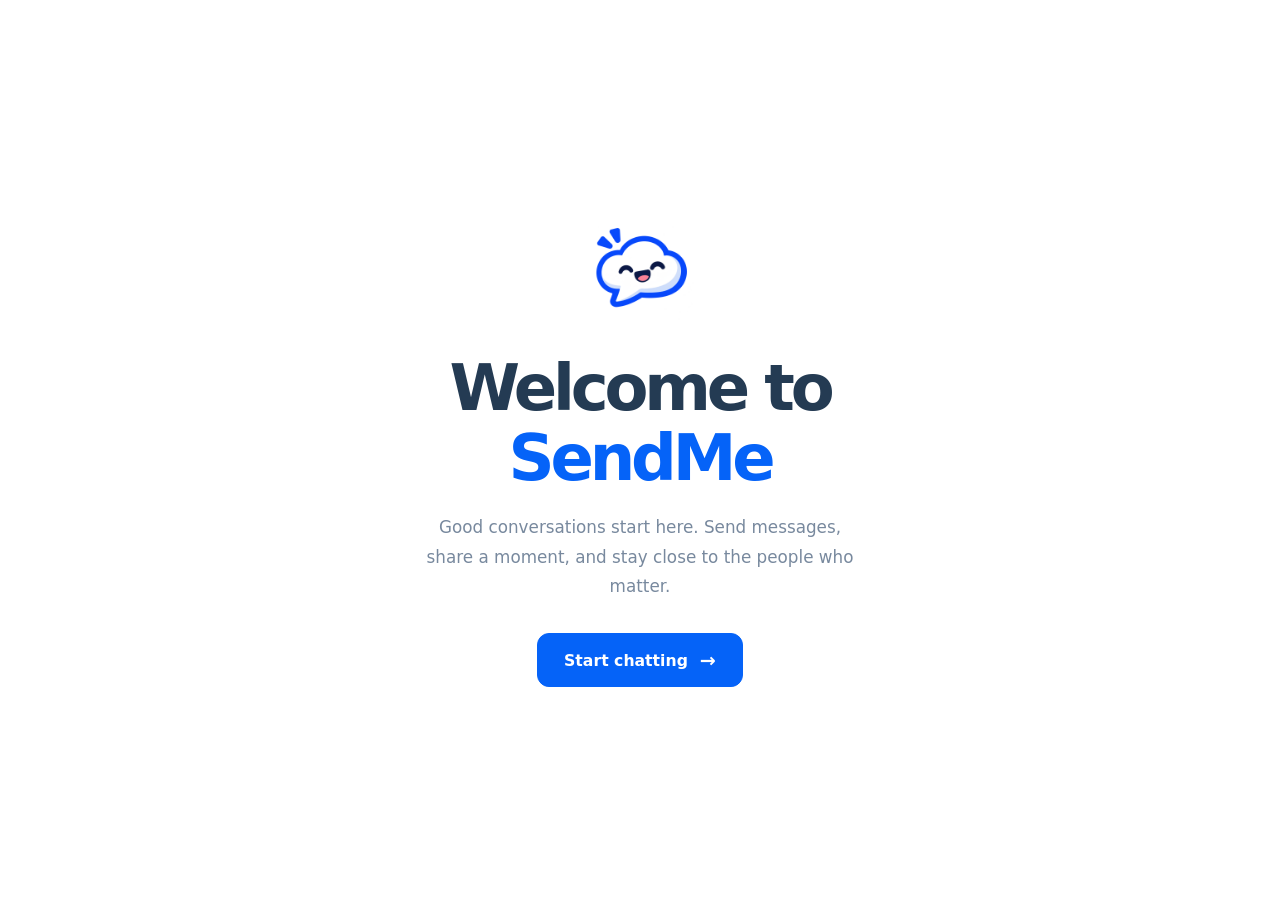
<file: src/website/home/index.html>
<!DOCTYPE html>
<html lang="en">
<head>
    <meta charset="UTF-8">
    <meta name="viewport" content="width=device-width, initial-scale=1.0">
    <meta name="theme-color" content="#ffffff">
    <meta name="description" content="SendMe — A place to share messages and connect with people.">
    <title>Welcome to SendMe</title>
    <link rel="stylesheet" href="style.css">
</head>
<body>
    <main>
        <section class="welcome" aria-labelledby="welcome-title">
            <img
                class="logo"
                src="../images/logo.png"
                alt="SendMe"
            >

            <h1 id="welcome-title">
                Welcome to <span>SendMe</span>
            </h1>

            <p class="description">
                Good conversations start here. Send messages, share a moment,
                and stay close to the people who matter.
            </p>

            <a class="start-button" href="../auth/login.html">
                Start chatting
                <span class="arrow" aria-hidden="true">→</span>
            </a>
        </section>
    </main>
</body>
</html>
</file>
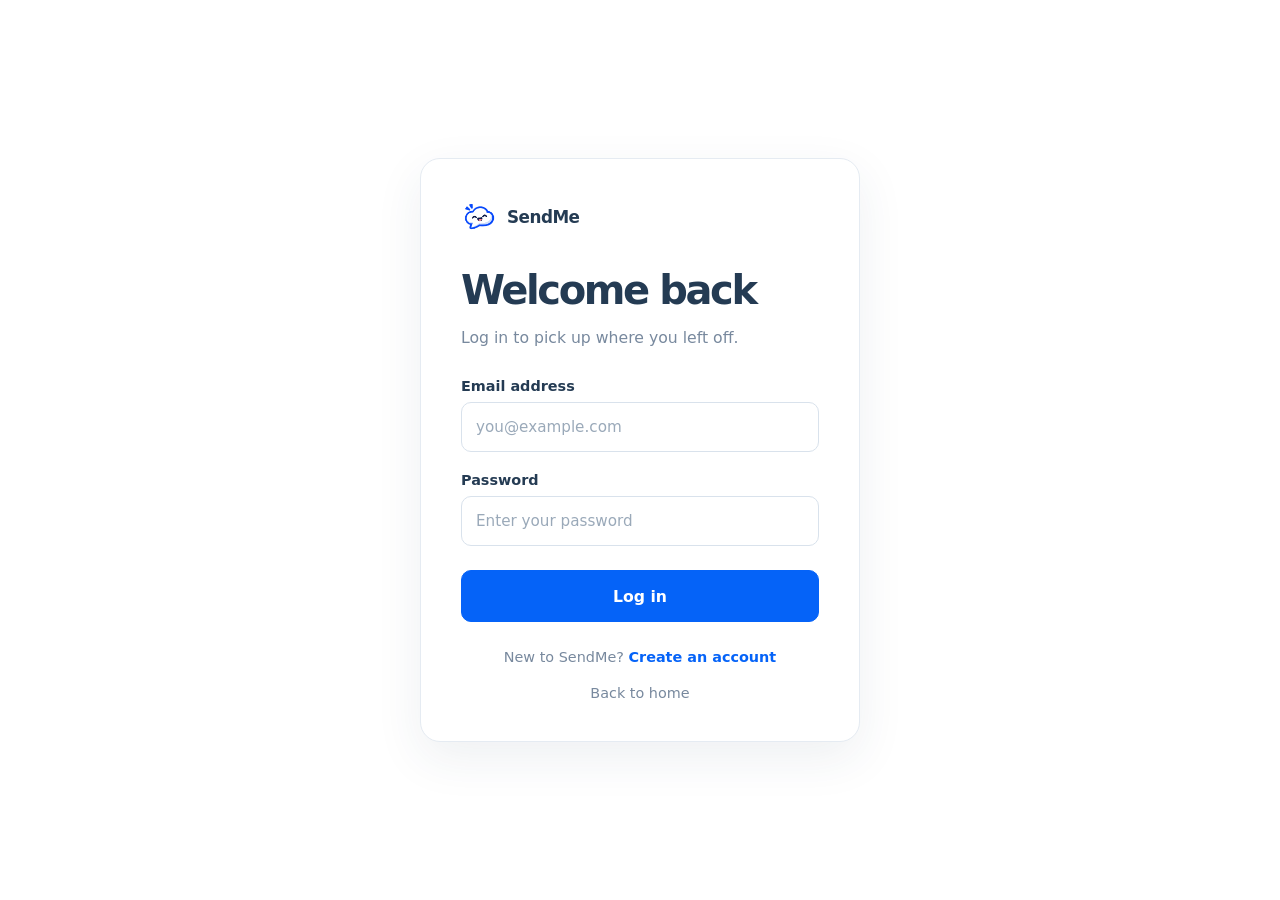
<file: src/website/auth/login.html>
<!DOCTYPE html>
<html lang="en">
<head>
    <meta charset="UTF-8">
    <meta name="viewport" content="width=device-width, initial-scale=1.0">
    <meta name="theme-color" content="#ffffff">
    <meta name="description" content="Log in to SendMe and continue the conversation.">
    <title>Log in · SendMe</title>
    <link rel="stylesheet" href="account.css">
</head>
<body>
    <main>
        <section class="account-card" aria-labelledby="login-title">
            <a class="brand" href="../home/index.html" aria-label="SendMe home">
                <img src="../images/logo.png" alt="">
                <span>SendMe</span>
            </a>

            <h1 id="login-title">Welcome back</h1>
            <p class="description">Log in to pick up where you left off.</p>

            <form method="post">
                <div class="form-field">
                    <label for="email">Email address</label>
                    <input
                        id="email"
                        name="email"
                        type="email"
                        placeholder="you@example.com"
                        autocomplete="email"
                        required
                    >
                </div>

                <div class="form-field">
                    <label for="password">Password</label>
                    <input
                        id="password"
                        name="password"
                        type="password"
                        placeholder="Enter your password"
                        autocomplete="current-password"
                        required
                    >
                </div>

                <button class="account-button" type="submit">Log in</button>
            </form>

            <p class="error">
                
            </p>

            <p class="account-switch">
                New to SendMe? <a href="register.html">Create an account</a>
            </p>
            <a class="home-link" href="../home/index.html">Back to home</a>
        </section>
    </main>
    <script src="login.js"></script>
</body>
</html>
</file>
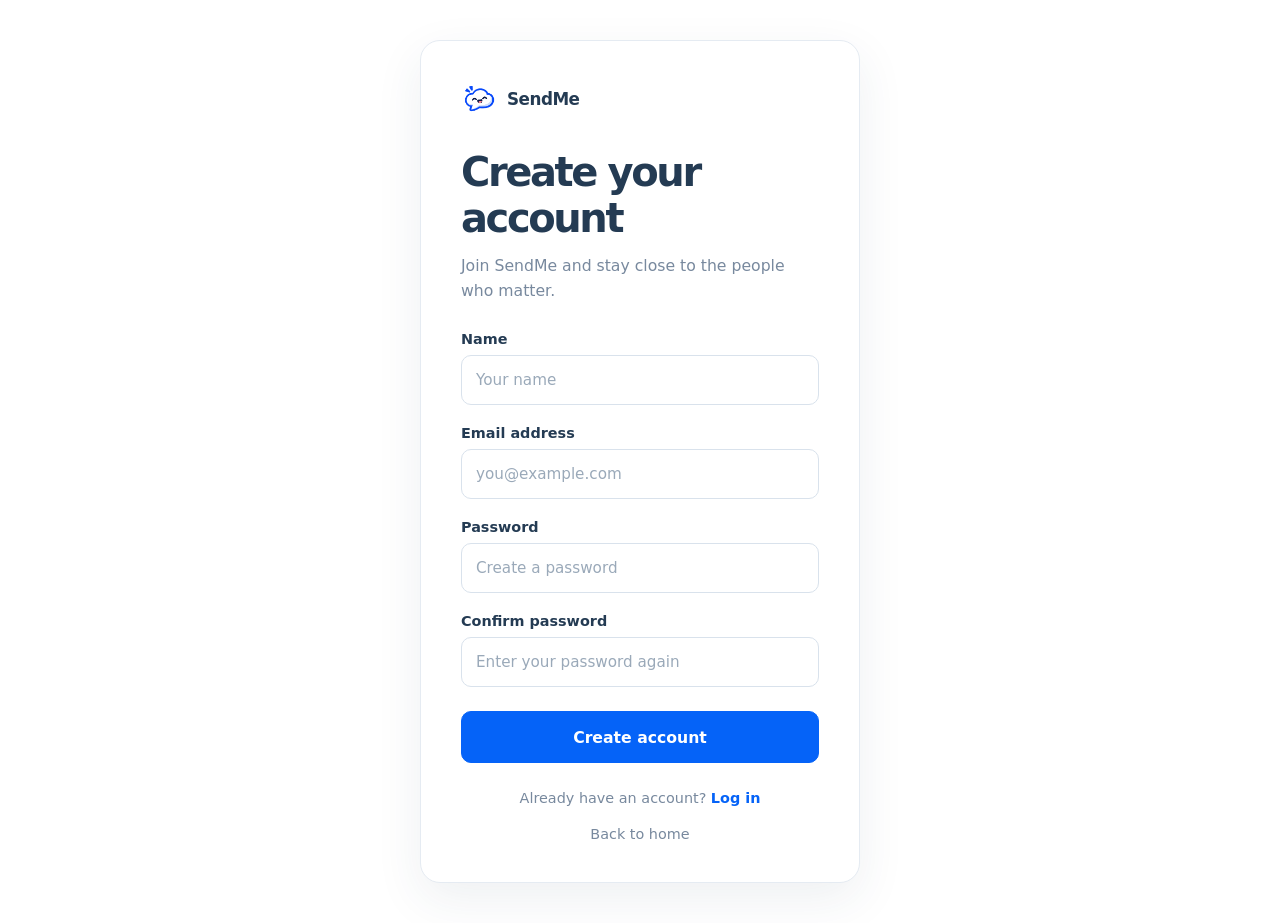
<file: src/website/auth/register.html>
<!DOCTYPE html>
<html lang="en">
<head>
    <meta charset="UTF-8">
    <meta name="viewport" content="width=device-width, initial-scale=1.0">
    <meta name="theme-color" content="#ffffff">
    <meta name="description" content="Create a SendMe account and start connecting.">
    <title>Create an account · SendMe</title>
    <link rel="stylesheet" href="account.css">
</head>
<body>
    <main>
        <section class="account-card" aria-labelledby="register-title">
            <a class="brand" href="../home/index.html" aria-label="SendMe home">
                <img src="../images/logo.png" alt="">
                <span>SendMe</span>
            </a>

            <h1 id="register-title">Create your account</h1>
            <p class="description">Join SendMe and stay close to the people who matter.</p>

            <form method="post">
                <div class="form-field">
                    <label for="name">Name</label>
                    <input
                        id="name"
                        name="name"
                        type="text"
                        placeholder="Your name"
                        autocomplete="name"
                        required
                    >
                </div>

                <div class="form-field">
                    <label for="email">Email address</label>
                    <input
                        id="email"
                        name="email"
                        type="email"
                        placeholder="you@example.com"
                        autocomplete="email"
                        required
                    >
                </div>

                <div class="form-field">
                    <label for="password">Password</label>
                    <input
                        id="password"
                        name="password"
                        type="password"
                        placeholder="Create a password"
                        autocomplete="new-password"
                        minlength="8"
                        required
                    >
                </div>

                <div class="form-field">
                    <label for="confirm-password">Confirm password</label>
                    <input
                        id="confirm-password"
                        name="confirm-password"
                        type="password"
                        placeholder="Enter your password again"
                        autocomplete="new-password"
                        required
                    >
                </div>

                <button class="account-button" type="submit">Create account</button>
            </form>

            <div class="error">
                
            </div>

            <p class="account-switch">
                Already have an account? <a href="login.html">Log in</a>
            </p>
            <a class="home-link" href="../home/index.html">Back to home</a>
        </section>
    </main>
</body>
</html>
</file>
<file: src/website/home/style.css>
:root {
    color-scheme: light;
    font-family: Inter, ui-sans-serif, system-ui, -apple-system,
        BlinkMacSystemFont, "Segoe UI", sans-serif;

    color: #243b53;
    background: #ffffff;

    font-synthesis: none;
    text-rendering: optimizeLegibility;
    -webkit-font-smoothing: antialiased;
    -moz-osx-font-smoothing: grayscale;

    --blue: #0563F8;
    --blue-hover: #034FCB;
    --text: #243b53;
    --muted: #78899e;
}

* {
    box-sizing: border-box;
}

body {
    min-width: 320px;
    min-height: 100vh;
    margin: 0;
    background: #ffffff;
}

main {
    display: flex;
    min-height: 100vh;
    align-items: center;
    justify-content: center;
    padding: 40px 24px;
    text-align: center;
}

.welcome {
    width: 100%;
    max-width: 560px;
}

.logo {
    display: block;
    width: 112px;
    height: 112px;
    margin: 0 auto 28px;
    object-fit: contain;
}

h1 {
    margin: 0;
    color: var(--text);
    font-size: clamp(2.5rem, 8vw, 4rem);
    font-weight: 750;
    letter-spacing: -0.065em;
    line-height: 1.1;
}

h1 span {
    color: var(--blue);
}

.description {
    max-width: 440px;
    margin: 20px auto 32px;
    color: var(--muted);
    font-size: 1.05rem;
    line-height: 1.75;
}

.start-button {
    display: inline-flex;
    min-height: 54px;
    align-items: center;
    justify-content: center;
    gap: 12px;
    padding: 0 26px;

    border: 1px solid var(--blue);
    border-radius: 12px;

    background: var(--blue);
    color: #ffffff;

    font-size: 0.98rem;
    font-weight: 650;
    text-decoration: none;

    transition: background-color 160ms ease,
                transform 160ms ease;
}

.start-button:hover {
    background: var(--blue-hover);
    transform: translateY(-2px);
}

.start-button:active {
    transform: translateY(0);
}

.start-button:focus-visible {
    outline: 3px solid #9bbfff;
    outline-offset: 4px;
}

.arrow {
    font-size: 1.2rem;
    line-height: 1;
    transition: transform 160ms ease;
}

.start-button:hover .arrow {
    transform: translateX(3px);
}

@media (max-width: 480px) {
    main {
        padding: 32px 22px;
    }

    .logo {
        width: 96px;
        height: 96px;
        margin-bottom: 24px;
    }

    .description {
        font-size: 1rem;
    }
}

@media (prefers-reduced-motion: reduce) {
    *,
    *::before,
    *::after {
        scroll-behavior: auto !important;
        transition-duration: 0.01ms !important;
    }
}
</file>
<file: src/website/auth/account.css>
:root {
    color-scheme: light;
    font-family: Inter, ui-sans-serif, system-ui, -apple-system,
        BlinkMacSystemFont, "Segoe UI", sans-serif;

    color: #243b53;
    background: #ffffff;

    font-synthesis: none;
    text-rendering: optimizeLegibility;
    -webkit-font-smoothing: antialiased;
    -moz-osx-font-smoothing: grayscale;

    --blue: #0563f8;
    --blue-hover: #034fcb;
    --text: #243b53;
    --muted: #78899e;
    --border: #e5ebf2;
}

* {
    box-sizing: border-box;
}

body {
    min-width: 320px;
    min-height: 100vh;
    margin: 0;
    background: #ffffff;
}

main {
    display: flex;
    min-height: 100vh;
    align-items: center;
    justify-content: center;
    padding: 40px 24px;
}

.account-card {
    width: 100%;
    max-width: 440px;
    padding: 40px;
    border: 1px solid var(--border);
    border-radius: 20px;
    background: #ffffff;
    box-shadow: 0 16px 48px rgba(36, 59, 83, 0.08);
}

.brand {
    display: inline-flex;
    align-items: center;
    gap: 10px;
    margin-bottom: 32px;
    color: var(--text);
    font-size: 1.05rem;
    font-weight: 700;
    letter-spacing: -0.03em;
    text-decoration: none;
}

.brand img {
    width: 36px;
    height: 36px;
    object-fit: contain;
}

h1 {
    margin: 0;
    color: var(--text);
    font-size: clamp(2rem, 7vw, 2.5rem);
    font-weight: 750;
    letter-spacing: -0.06em;
    line-height: 1.15;
}

.description {
    margin: 12px 0 28px;
    color: var(--muted);
    font-size: 0.98rem;
    line-height: 1.6;
}

form {
    display: grid;
    gap: 20px;
}

.form-field {
    display: grid;
    gap: 8px;
}

label {
    color: var(--text);
    font-size: 0.9rem;
    font-weight: 600;
}

input {
    width: 100%;
    min-height: 50px;
    padding: 0 14px;
    border: 1px solid #d9e2ec;
    border-radius: 10px;
    background: #ffffff;
    color: var(--text);
    font: inherit;
    font-size: 0.95rem;
    transition: border-color 160ms ease, box-shadow 160ms ease;
}

input::placeholder {
    color: #9aa9b9;
}

input:focus-visible {
    border-color: var(--blue);
    outline: none;
    box-shadow: 0 0 0 3px rgba(5, 99, 248, 0.14);
}

.account-button {
    min-height: 52px;
    margin-top: 4px;
    border: 1px solid var(--blue);
    border-radius: 10px;
    background: var(--blue);
    color: #ffffff;
    cursor: pointer;
    font: inherit;
    font-size: 0.98rem;
    font-weight: 650;
    transition: background-color 160ms ease, transform 160ms ease;
}

.account-button:hover {
    background: var(--blue-hover);
    transform: translateY(-1px);
}

.account-button:active {
    transform: translateY(0);
}

.account-button:focus-visible,
.home-link:focus-visible,
.brand:focus-visible,
.account-switch a:focus-visible {
    outline: 3px solid #9bbfff;
    outline-offset: 4px;
}

.account-switch {
    margin: 24px 0 0;
    color: var(--muted);
    font-size: 0.9rem;
    line-height: 1.6;
    text-align: center;
}

.account-switch a {
    color: var(--blue);
    font-weight: 600;
    text-decoration: none;
}

.account-switch a:hover {
    color: var(--blue-hover);
    text-decoration: underline;
}

.home-link {
    display: block;
    width: fit-content;
    margin: 16px auto 0;
    color: var(--muted);
    font-size: 0.9rem;
    text-decoration: none;
}

.home-link:hover {
    color: var(--blue);
}

@media (max-width: 480px) {
    main {
        padding: 24px 18px;
    }

    .account-card {
        padding: 30px 24px;
        border-radius: 16px;
    }
}

@media (prefers-reduced-motion: reduce) {
    *,
    *::before,
    *::after {
        scroll-behavior: auto !important;
        transition-duration: 0.01ms !important;
    }
}

.error {
    color: #ff0000;
    text-align: center;
}
</file>
